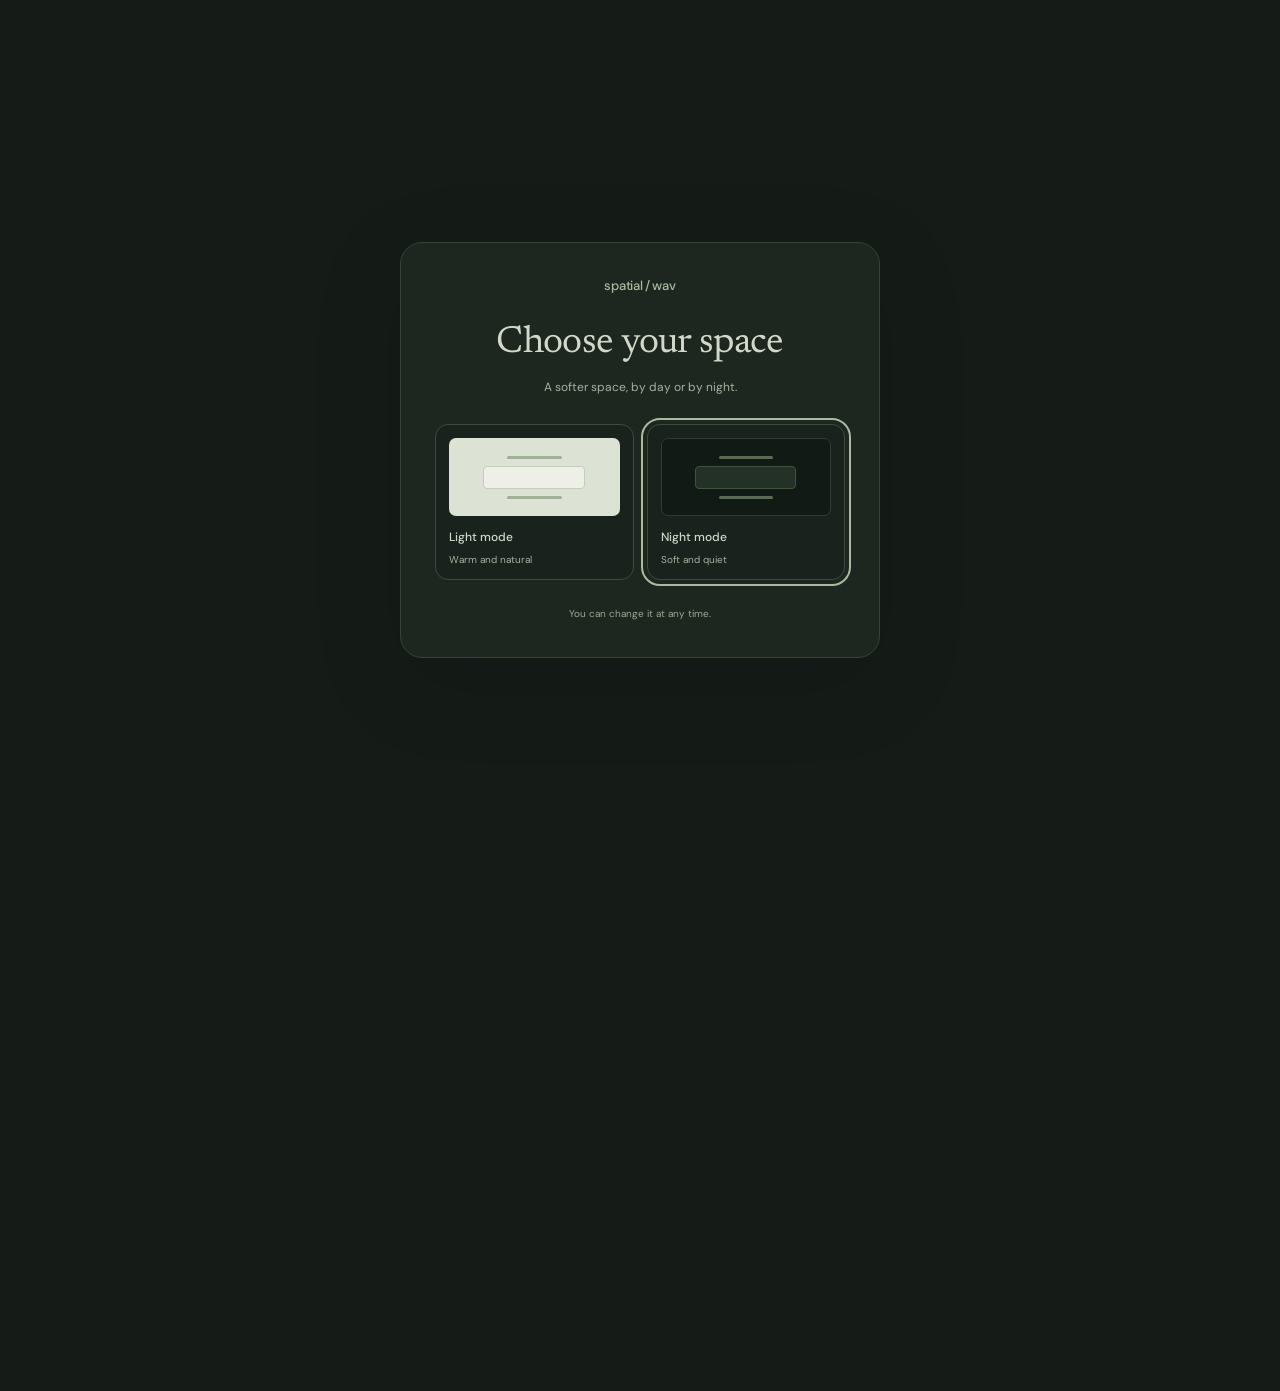
<file: index.html>
<!doctype html>
<html lang="es"><head><meta charset="utf-8"><meta name="viewport" content="width=device-width,initial-scale=1"><meta name="theme-color" content="#f7f8f4"><meta name="description" content="Convierte E-AC-3/JOC a WAV 9.1.6 en tu navegador. Procesamiento local, gratuito y sin subir tu audio."><base href="./"><title>spatial / wav · Un poco más de espacio</title><link rel="icon" href="icon.svg" type="image/svg+xml"><script src="theme.js?v=20261105-night"></script><link rel="stylesheet" href="app.css?v=20261109-comfort"></head>
<body><div id="app">
<header><a class="brand" href="./"><span class="mark" aria-hidden="true"><i></i><i></i><i></i><i></i></span> spatial <span class="brand-divider">/</span> wav</a><div class="header-controls"><span class="local-label"><span class="dot"></span> <span data-es="En tu dispositivo" data-en="On your device">En tu dispositivo</span></span><nav class="language-switch" aria-label="Language"><button type="button" data-language="es" aria-label="Español" onclick="spatialI18n.set('es')">ES</button><button type="button" data-language="en" aria-label="English" onclick="spatialI18n.set('en')">EN</button></nav></div></header>
<main><p class="eyebrow" data-es="UN POCO MÁS DE ESPACIO PARA TU AUDIO" data-en="A LITTLE MORE ROOM FOR YOUR AUDIO">UN POCO MÁS DE ESPACIO PARA TU AUDIO</p><h1><span class="headline-lead" data-es="Sonido que" data-en="Sound that">Sonido que</span><br><span data-es="encuentra su lugar." data-en="finds its place.">encuentra su lugar.</span></h1><p class="intro"><span data-es="De E-AC-3/JOC a WAV 9.1.6, directamente en tu navegador." data-en="From E-AC-3/JOC to 9.1.6 WAV, right in your browser.">De E-AC-3/JOC a WAV 9.1.6, directamente en tu navegador.</span><br><span data-es="Sin instalaciones. Tu archivo se queda contigo." data-en="No installs. Your file stays with you.">Sin instalaciones. Tu archivo se queda contigo.</span></p>
<section class="panel" aria-busy="true"><div class="panel-head"><h2 data-es="Tu archivo" data-en="Your file">Tu archivo</h2><span class="tag" data-es="Preparando el motor local" data-en="Preparing the local engine">Preparando el motor local</span></div><div class="drop"><span class="upload" aria-hidden="true">↥</span><strong data-es="Elige un archivo de audio" data-en="Choose an audio file">Elige un archivo de audio</strong><span data-es="El conversor estará listo en un momento" data-en="The converter will be ready in a moment">El conversor estará listo en un momento</span><small data-es="EC3, EAC3, M4A o MP4 · Hasta 128 MiB" data-en="EC3, EAC3, M4A or MP4 · Up to 128 MiB">EC3, EAC3, M4A o MP4 · Hasta 128 MiB</small></div><p class="boot-note" role="status"><span data-es="Cargando el motor de audio…" data-en="Loading the audio engine…">Cargando el motor de audio…</span><small data-es="La primera visita puede tardar un poco más." data-en="The first visit may take a little longer.">La primera visita puede tardar un poco más.</small></p><button class="action" disabled data-es="Preparando conversor" data-en="Preparing converter">Preparando conversor</button><p class="privacy" data-es="Procesamiento local. Sin subidas ni cuentas." data-en="Local processing. No uploads or accounts.">Procesamiento local. Sin subidas ni cuentas.</p></section></main>
</div><div id="blazor-error-ui" style="display:none"><span data-es="No se pudo cargar el motor. Comprueba tu conexión." data-en="The engine could not load. Check your connection.">No se pudo cargar el motor. Comprueba tu conexión.</span> <a href="" data-es="Recargar página" data-en="Reload page">Recargar página</a></div><script src="language.js?v=20261105-night"></script><script src="cooperate.js?v=20261109-worker"></script><script src="zip.js?v=20261109-comfort"></script><script src="preferences.js?v=20261109-comfort"></script><script src="storage.js?v=20261109-comfort"></script><script src="_framework/blazor.webassembly.js"></script></body></html>
</file>
<file: app.css>
@font-face{font-family:"DM Sans";src:url("fonts/dm-sans-latin-wght-normal.woff2") format("woff2");font-style:normal;font-weight:100 1000;font-display:swap}
@font-face{font-family:"Newsreader";src:url("fonts/newsreader-latin-wght-normal.woff2") format("woff2");font-style:normal;font-weight:200 800;font-display:swap}
@font-face{font-family:"Newsreader";src:url("fonts/newsreader-latin-wght-italic.woff2") format("woff2");font-style:italic;font-weight:200 800;font-display:swap}
:root{color-scheme:light;--page:#f7f8f4;--surface:#fff;--inset:#f8faf6;--hover:#f0f5ec;--line:#e3e8df;--line-strong:#cbd6c8;--ink:#283b34;--muted:#667563;--subtle:#727d6b;--accent:#6b8170;--primary:#47674e;--on-primary:#fff;--primary-hover:#38583f;--disabled:#e6ece1;--disabled-ink:#889784;--selected:#e4ecdc;--selected-ink:#3e5b3f;--focus:#60815d;--error-bg:#f4e8dc;--error-ink:#715842;--shadow:#34463204}
:root[data-theme=dark]{color-scheme:dark;--page:#151c18;--surface:#1d2720;--inset:#19221c;--hover:#253128;--line:#344238;--line-strong:#4a5c4d;--ink:#d1d8c9;--muted:#a5b19f;--subtle:#9aa793;--accent:#a9bb9e;--primary:#9aaf8c;--on-primary:#19231a;--primary-hover:#adc09f;--disabled:#2b372c;--disabled-ink:#99a690;--selected:#334432;--selected-ink:#c9d7bc;--focus:#a9bb9e;--error-bg:#352c24;--error-ink:#d5bd9e;--shadow:#00000016}
:root{font-family:"DM Sans",-apple-system,BlinkMacSystemFont,"Segoe UI",sans-serif;color:var(--ink);background:var(--page);font-synthesis:none;-webkit-font-smoothing:antialiased}
*{box-sizing:border-box}
body{margin:0;min-height:100vh}
header{max-width:1060px;margin:auto;padding:32px 36px;display:flex;justify-content:space-between;align-items:center;gap:16px}
.brand{display:flex;gap:10px;align-items:center;font-size:19px;font-weight:600;letter-spacing:-.7px;color:var(--ink);text-decoration:none}
.brand-divider{font-weight:300;color:var(--subtle);margin:0 1px}
.mark{width:31px;height:31px;display:flex;align-items:center;justify-content:center;gap:3px;margin-right:3px}
.mark i{width:3px;border-radius:3px;background:var(--accent);height:11px}
.mark i:nth-child(2){height:23px}
.mark i:nth-child(3){height:17px}
.mark i:nth-child(4){height:9px}
.local-label{display:flex;gap:8px;align-items:center;font-size:12px;color:var(--muted)}
.dot{width:6px;height:6px;display:inline-block;border-radius:100%;background:var(--accent);flex:none}
main{max-width:682px;padding:0 24px;margin:57px auto 70px}
.eyebrow{text-align:center;font-size:10px;font-weight:600;letter-spacing:2.1px;color:var(--muted);margin:0 0 23px}
h1{font-size:clamp(38px,5.8vw,57px);font-weight:450;text-align:center;line-height:1.12;letter-spacing:-2.6px;margin:0 0 21px}
h1 span{color:var(--accent)}
.intro{text-align:center;color:var(--muted);font-size:14px;line-height:1.85;margin:0 0 38px}
.panel{padding:27px;background:var(--surface);border:1px solid var(--line);border-radius:19px;box-shadow:0 5px 22px var(--shadow)}
.panel-head{display:flex;align-items:center;justify-content:space-between;gap:12px;margin-bottom:21px}
.panel-head h2{font-size:13px;font-weight:600;margin:0;color:var(--ink)}
.tag{display:inline-flex;gap:7px;align-items:center;font-size:10px;font-weight:450;color:var(--muted)}
.tag .dot{width:5px;height:5px}
.drop{border:1px dashed var(--line-strong);border-radius:11px;min-height:213px;background:var(--inset);display:flex;flex-direction:column;align-items:center;justify-content:center;gap:10px;padding:24px;cursor:pointer;text-align:center;transition:border-color .15s,background .15s}
.drop:hover{background:var(--hover);border-color:var(--line-strong)}
.upload{width:43px;height:43px;border:1px solid var(--line);border-radius:13px;display:grid;place-items:center;color:var(--accent);background:var(--hover);margin-bottom:4px}
.upload svg{width:21px;height:21px}
.drop strong{font-size:14px;font-weight:500;color:var(--ink);overflow-wrap:anywhere;max-width:100%}
.drop>span:not(.upload){font-size:12px;color:var(--muted);text-decoration:underline;text-decoration-color:var(--line-strong);text-underline-offset:4px}
.drop small{font-size:10px;color:var(--subtle);margin-top:5px}
input[type=file]{position:absolute;width:1px;height:1px;overflow:hidden;clip-path:inset(50%);white-space:nowrap}
.panel:has(input:focus-visible) .drop{outline:2px solid var(--focus);outline-offset:4px}
.panel:has(input:disabled) .drop{cursor:wait;background:var(--inset)}
.settings{display:grid;grid-template-columns:1fr 1.12fr;gap:22px;margin:24px 0}
.settings>div+div{padding-left:24px;border-left:1px solid var(--line)}
.settings small{display:block;font-size:10px;color:var(--subtle);margin-bottom:7px}
.settings strong{font-weight:500;font-size:12px;color:var(--ink)}
.settings strong span{font-weight:400;color:var(--muted)}
button{font:inherit;cursor:pointer}
.action{width:100%;background:var(--primary);color:var(--on-primary);border:1px solid transparent;border-radius:9px;padding:14px 18px;font-size:12px;letter-spacing:.1px;font-weight:500;transition:background .15s}
.action:hover:not(:disabled){background:var(--primary-hover)}
.action:disabled{color:var(--disabled-ink);background:var(--disabled);cursor:not-allowed}
.secondary{background:transparent;border:1px solid var(--line);color:var(--accent);padding:10px 14px;font-size:11px;border-radius:8px;margin:12px 8px 0 0}
.secondary:hover{background:var(--hover)}
.message{font-size:12px;line-height:1.7;color:var(--muted);margin:15px 0;overflow-wrap:anywhere}
.message:empty{display:none}
.privacy{display:flex;align-items:center;justify-content:center;gap:7px;font-size:10px;letter-spacing:.05px;color:var(--subtle);margin:18px 0 0}
.version-note{text-align:center;font-size:10px;line-height:1.8;color:var(--subtle);margin:21px 0 29px}
.version-note span{color:var(--subtle)}
.notes{border-top:1px solid var(--line)}
.notes details{border-bottom:1px solid var(--line);padding:0 3px}
.notes summary{font-size:11px;color:var(--muted);list-style:none;cursor:pointer;padding:17px 0;display:flex;justify-content:space-between;align-items:center;gap:14px}
.notes summary::-webkit-details-marker{display:none}
.notes summary:after{content:'+';font-size:16px;line-height:1;color:var(--subtle);font-weight:300}
.notes details[open] summary:after{content:'−'}
.notes details p{font-size:12px;color:var(--muted);line-height:1.8;margin:0 14px 16px 0}
.notes a{color:var(--accent);text-underline-offset:3px}
footer{max-width:988px;margin:auto;padding:0 0 28px;display:flex;justify-content:space-between;gap:15px;font-size:10px;line-height:1.6;color:var(--subtle)}
progress{width:100%;height:4px;margin-top:20px;accent-color:var(--accent);border:0;border-radius:4px;background:var(--hover)}
progress::-webkit-progress-bar{background:var(--hover);border-radius:4px}
progress::-webkit-progress-value{background:var(--accent);border-radius:4px}
a:focus-visible,button:focus-visible,summary:focus-visible{outline:2px solid var(--focus);outline-offset:4px}
.downloads .action{margin-top:4px}
#blazor-error-ui{padding:16px;background:var(--error-bg);color:var(--error-ink);font-size:13px}
.boot-note{text-align:center;font-size:11px;color:var(--muted);padding:20px 0;margin:0;line-height:1.7}
.boot-note small{display:block;color:var(--subtle);font-size:10px}
.panel[aria-busy=true] .drop{cursor:default}
.panel[aria-busy=true] .drop>span:not(.upload){text-decoration:none}
@media(min-width:1500px){main{margin-top:80px}
}
@media(max-width:720px){header{padding:25px 24px}
main{margin-top:38px}
footer{padding:0 24px 25px}
}
@media(max-width:440px){header{padding:22px}
.brand{font-size:17px}
.local-label{font-size:10px}
main{padding:0 18px;margin:34px auto 45px}
h1{letter-spacing:-1.8px;font-size:39px}
.eyebrow{font-size:8px;letter-spacing:1.8px;margin-bottom:20px}
.intro{font-size:12px;margin-bottom:29px}
.panel{padding:20px 18px;border-radius:15px}
.panel-head{gap:8px}
.tag{font-size:9px}
.drop{min-height:205px;padding:20px 14px}
.settings{gap:13px;margin:21px 0}
.settings>div+div{padding-left:15px}
.settings strong{font-size:11px}
.settings strong span{display:block;margin-top:4px}
.settings small{font-size:9px}
.privacy{font-size:9px;gap:5px}
footer{flex-direction:column;text-align:center;align-items:center;gap:6px}
.version-note{font-size:9px}
.notes summary{font-size:11px}
}
@media(prefers-reduced-motion:reduce){*{transition:none!important}
}

.header-controls{display:flex;align-items:center;gap:22px}.language-switch{display:flex;padding:3px;border:1px solid var(--line);border-radius:8px;gap:2px}.language-switch button{border:0;background:transparent;color:var(--muted);font-size:10px;line-height:1;padding:7px 9px;border-radius:5px;font-weight:500}.language-switch button[aria-pressed=true]{background:var(--selected);color:var(--selected-ink)}.language-switch button:hover{background:var(--hover)}.headline-lead{color:var(--ink)}@media(max-width:600px){.header-controls{gap:0}.header-controls .local-label{display:none}.brand{gap:7px}}

h1{font-family:"Newsreader",Georgia,serif;font-weight:400;font-size:clamp(44px,6vw,66px);line-height:1.08;letter-spacing:-1.8px;font-optical-sizing:auto}
h1 span:not(.headline-lead){font-style:italic}h1 .headline-lead{font-style:normal}
.intro{font-size:14px;line-height:1.95}.brand{font-weight:550;letter-spacing:-.6px}.settings strong{font-weight:500}
.theme-toggle{position:fixed;z-index:10;right:24px;bottom:24px;display:inline-flex;align-items:center;gap:9px;border:1px solid var(--line-strong);border-radius:30px;padding:11px 16px;background:var(--surface);color:var(--ink);font-size:11px;font-weight:500;box-shadow:0 3px 14px var(--shadow)}
.theme-toggle:hover{background:var(--hover)}.theme-toggle svg{width:16px;height:16px}.theme-toggle .sun{display:none}[data-theme=dark] .theme-toggle .moon{display:none}[data-theme=dark] .theme-toggle .sun{display:block}
footer{padding-bottom:90px}
@media(max-width:440px){h1{font-size:43px;letter-spacing:-1.2px}.intro{font-size:12px}.theme-toggle{right:18px;bottom:calc(16px + env(safe-area-inset-bottom));padding:10px 14px}}
:root{--download:#806b45;--download-hover:#6c5838;--download-ink:#fff9ee;--result:#f4f3eb}
:root[data-theme=dark]{--download:#b8a078;--download-hover:#cab48f;--download-ink:#241f17;--result:#252b22}
.new-conversion{display:inline-flex;align-items:center;gap:5px;background:transparent;border:1px solid var(--line-strong);border-radius:7px;color:var(--muted);padding:7px 10px;font-size:11px;white-space:nowrap}.new-conversion:hover{background:var(--hover);color:var(--ink)}
.result-card{background:var(--result);border:1px solid var(--line);border-radius:12px;padding:28px 18px;text-align:center}.result-icon{display:inline-grid;place-items:center;width:38px;height:38px;border-radius:50%;background:var(--selected);color:var(--selected-ink);font-size:18px}.result-name{font-size:14px;font-weight:500;color:var(--ink);overflow-wrap:anywhere;margin:16px 0 8px}.result-format{font-size:11px;color:var(--muted);margin:0;line-height:1.8}
.downloads .download-action{display:flex;align-items:center;justify-content:center;gap:10px;background:var(--download);color:var(--download-ink);margin-top:18px}.downloads .download-action:hover{background:var(--download-hover)}.download-action svg{width:18px;height:18px}.downloads .secondary{width:100%;margin-right:0}
.result-icon{width:24px;height:24px;font-size:13px}.result-card{padding:24px 18px}.channel-map{margin-top:16px;text-align:center}.channel-map summary{font-size:11px;color:var(--muted);cursor:pointer;list-style:none}.channel-map summary::-webkit-details-marker{display:none}.channel-map summary:after{content:' ＋';font-size:12px}.channel-map[open] summary:after{content:' −'}.spinner{display:inline-block;width:15px;height:15px;border:1.5px solid currentColor;border-right-color:transparent;border-radius:50%;animation:spatial-spin .9s linear infinite;flex:none;vertical-align:middle}.message .spinner{margin-right:8px}.download-action:disabled{opacity:.8;cursor:wait}.new-conversion:disabled{opacity:.6;cursor:wait}@keyframes spatial-spin{to{transform:rotate(360deg)}}@media(prefers-reduced-motion:reduce){.spinner{animation:none;border-style:dotted}}
.panel:has(.download-action[aria-busy=true]) .message .spinner{display:none}
.theme-toggle{position:absolute;top:33px;bottom:auto;right:calc(max(24px, (100vw - 1060px)/2) + 245px)}
@media(max-width:800px){.header-controls .local-label{display:none}.theme-toggle{right:110px;top:25px}}
@media(max-width:440px){.theme-toggle{top:23px;right:100px;bottom:auto;padding:8px}.theme-toggle span{display:none}}
html[data-theme-pending]{overflow:hidden}html[data-theme-pending] #app{visibility:hidden}html[data-theme-pending] .theme-toggle{display:none}
.theme-choice{box-sizing:border-box;width:min(480px,calc(100vw - 36px));max-height:calc(100dvh - 40px);overflow:auto;background:#1d2720;border:1px solid #344238;border-radius:22px;color:#d1d8c9;padding:34px;box-shadow:0 24px 90px #0002;text-align:center}
.theme-choice::backdrop{background:#151c18}.choice-brand{font:500 13px "DM Sans",sans-serif;color:#a9bb9e;letter-spacing:-.3px;margin:0 0 29px}.theme-choice h2{font:400 38px/1.1 "Newsreader",Georgia,serif;letter-spacing:-.7px;margin:0 0 12px}.choice-intro{font-size:12px;line-height:1.8;color:#a5b19f;margin:0 0 26px}.theme-options{display:grid;grid-template-columns:1fr 1fr;gap:13px}.theme-option{display:flex;flex-direction:column;align-items:stretch;gap:8px;padding:13px;background:#19221c;border:1px solid #3d4b3e;border-radius:13px;color:#d1d8c9;text-align:left}.theme-option:hover{background:#253128;border-color:#73886b}.theme-option:focus-visible{outline:2px solid #a9bb9e;outline-offset:4px}.theme-option strong{font-size:12px;font-weight:500;margin-top:5px}.theme-option small{font-size:10px;color:#a5b19f}.theme-preview{height:78px;border-radius:7px;display:flex;flex-direction:column;justify-content:center;align-items:center;gap:7px}.preview-day{background:#dce2d4}.preview-night{background:#111a14;border:1px solid #303e31}.theme-preview i{display:block;width:32%;height:3px;background:#829779;border-radius:3px;opacity:.65}.theme-preview b{display:block;width:60%;height:23px;background:#eef0e7;border:1px solid #c4cebd;border-radius:4px}.preview-night b{background:#243126;border-color:#40533d}.choice-note{font-size:10px;line-height:1.8;color:#9aa793;margin:25px 0 0}@media(max-width:380px){.theme-choice{padding:25px 20px}.theme-choice h2{font-size:34px}.theme-options{gap:10px}.theme-option{padding:10px}.theme-option small{font-size:9px}}

/* Export controls share the page palette in both themes. */
.export-options{border:1px solid var(--line);border-radius:10px;margin:0 0 20px;background:var(--inset);transition:border-color .25s ease,background .25s ease}
.export-options:hover,.export-options:focus-within{border-color:var(--line-strong)}
.export-options summary{display:flex;align-items:center;justify-content:space-between;gap:12px;padding:14px;list-style:none;cursor:pointer;font-size:11px;color:var(--ink)}
.export-options summary::-webkit-details-marker{display:none}.export-summary{color:var(--muted);font-size:10px;display:flex;gap:9px;align-items:center}.settings-chevron{display:inline-block;transition:transform .25s ease}.export-options[open] .settings-chevron{transform:rotate(180deg)}
.export-body{padding:2px 14px 14px}.export-options[open] .export-body{animation:export-reveal .24s ease-out}.export-fields{display:grid;grid-template-columns:1fr 1fr;gap:16px}.export-fields label{font-size:10px;line-height:1.5;color:var(--muted);min-width:0}.export-fields select{display:block;width:100%;min-width:0;margin-top:7px;font:500 12px "DM Sans",sans-serif;color:var(--ink);background:var(--surface);border:1px solid var(--line-strong);border-radius:7px;padding:10px 8px;cursor:pointer;transition:border-color .2s ease,box-shadow .2s ease,background .2s ease}.export-fields select:hover{background:var(--hover)}.export-fields select:focus-visible{outline:2px solid var(--focus);outline-offset:3px}.export-fields select:disabled{opacity:.65;cursor:wait}.export-help{font-size:10px;line-height:1.8;color:var(--subtle);margin:12px 0 0}.export-summary{font-variant-numeric:tabular-nums}
@keyframes export-reveal{from{opacity:0;transform:translateY(-4px)}to{opacity:1;transform:translateY(0)}}
@media(max-width:380px){.export-options summary{align-items:flex-start;flex-direction:column;gap:5px}.export-summary{width:100%;justify-content:space-between}.export-fields{gap:10px}.export-fields select{font-size:11px}}
@media(prefers-reduced-motion:reduce){.export-options[open] .export-body{animation:none}}

/* Sequential queue and native file drops. */
.drop{transition:background .22s ease,border-color .22s ease,box-shadow .22s ease,transform .22s ease}.drop[data-dragging=true]{background:var(--selected);border-color:var(--accent);border-style:solid;box-shadow:inset 0 0 0 1px var(--accent);transform:translateY(-2px)}
.queue-tools{display:flex;flex-wrap:wrap;gap:7px;justify-content:flex-end}.queue-heading{display:flex;justify-content:space-between;gap:10px;font-size:10px;color:var(--muted);margin:22px 0 10px}.queue-heading span:last-child{color:var(--subtle)}.file-queue{padding:0;margin:0 0 22px;list-style:none;display:grid;gap:10px}.file-queue>li{border:1px solid var(--line);border-radius:10px;background:var(--inset);padding:14px;min-width:0;animation:export-reveal .24s ease-out}.queue-row{display:flex;align-items:center;gap:10px;min-width:0}.queue-file{flex:1;min-width:0}.queue-file strong{display:block;font-size:12px;font-weight:500;overflow-wrap:anywhere;line-height:1.5}.queue-file small{display:block;font-size:10px;color:var(--muted);margin-top:4px;line-height:1.5}.queue-symbol{display:grid;place-items:center;flex:none;width:22px;height:22px;color:var(--accent);font-size:14px}.file-queue li[data-state=ready] .queue-symbol{border-radius:50%;background:var(--selected);color:var(--selected-ink)}.remove-file{flex:none;width:28px;height:28px;display:grid;place-items:center;font:400 18px "DM Sans",sans-serif;border:0;border-radius:6px;background:transparent;color:var(--muted)}.remove-file:hover:not(:disabled){background:var(--hover);color:var(--ink)}.remove-file:disabled{opacity:.4;cursor:not-allowed}.queue-error{font-size:11px;line-height:1.7;margin:10px 0 0;color:var(--error-ink)}.file-queue li[data-state=failed]{border-color:var(--line-strong)}.compact-result{padding:12px 0 0 32px}.compact-result .result-format{font-size:10px}.compact-result .downloads{display:flex;gap:12px;align-items:center;flex-wrap:wrap}.compact-result .download-action{width:auto;padding:9px 13px;font-size:11px;margin-top:10px}.compact-result .channel-map{margin-top:10px;text-align:left}.compact-result .channel-map .secondary{margin-top:8px}.compact-result .download-action svg{width:15px;height:15px}.compact-result .channel-map[open]{flex-basis:100%}
@media(max-width:500px){.panel-head:has(.queue-tools){align-items:flex-start;flex-direction:column;gap:12px}.queue-tools{justify-content:flex-start}.compact-result{padding-left:0}.queue-file strong{font-size:11px}.file-queue>li{padding:12px}.queue-tools .new-conversion{font-size:10px;padding:7px 9px}}
@media(prefers-reduced-motion:reduce){.file-queue>li{animation:none}.drop[data-dragging=true]{transform:none}}

.panel[data-dragging=true]{border-color:var(--accent);box-shadow:0 0 0 2px var(--selected)}

.queue-disclosure{margin-top:22px}.queue-disclosure>.queue-heading{list-style:none;cursor:pointer;margin:0 0 11px;padding:13px 14px;border:1px solid var(--line);border-radius:9px;background:var(--inset);color:var(--ink);transition:background .22s ease,border-color .22s ease}.queue-disclosure>.queue-heading::-webkit-details-marker{display:none}.queue-disclosure>.queue-heading:hover{background:var(--hover);border-color:var(--line-strong)}.queue-disclosure>.queue-heading>span:last-child{display:flex;align-items:center;gap:12px}.queue-chevron{display:inline-block;font-size:14px;transition:transform .22s ease}.queue-disclosure[open]>.queue-heading .queue-chevron{transform:rotate(180deg)}.queue-disclosure[open]>.file-queue{animation:export-reveal .24s ease-out}
.batch-downloadbar{padding-top:18px;margin-top:18px;border-top:1px solid var(--line);text-align:center}.download-all{display:flex;align-items:center;justify-content:center;gap:9px;background:var(--download);color:var(--download-ink);transition:background .22s ease,transform .22s ease}.download-all:hover:not(:disabled){background:var(--download-hover);transform:translateY(-1px)}.download-all svg{height:18px;width:18px}.download-all:disabled{opacity:.65}.batch-downloadbar>small{display:block;font-size:10px;color:var(--subtle);line-height:1.7;margin-top:10px}.batch-downloadbar progress{margin-top:16px}.cancel-archive{margin:10px 0 0}.panel:has(.download-all[aria-busy=true])>.message .spinner{display:none}
@media(prefers-reduced-motion:reduce){.queue-disclosure[open]>.file-queue{animation:none}.download-all:hover:not(:disabled){transform:none}}

.download-all:disabled{background:var(--download);color:var(--download-ink);cursor:wait}

/* Small comforts: restrained blush accents, soft pills, and native controls. */
:root{--petal:#f5e9e9;--petal-ink:#86646d}:root[data-theme=dark]{--petal:#342b2e;--petal-ink:#c7a5ad}
.output-size{margin:11px 0 0;text-align:center}.size-pill{display:inline-flex;align-items:center;gap:6px;border-radius:20px;padding:4px 9px;background:var(--petal);color:var(--petal-ink);font-size:10px;line-height:1.5;font-variant-numeric:tabular-nums}.compact-result .output-size{text-align:left;margin-top:7px}.compact-result .size-pill{font-size:9px;padding:3px 8px}.archive-size{font-variant-numeric:tabular-nums;white-space:nowrap}.retry-file{display:inline-flex;align-items:center;gap:6px;margin:10px 0 0 32px;border:1px solid var(--line-strong);border-radius:20px;padding:6px 11px;background:var(--surface);color:var(--ink);font-size:10px;transition:background .2s ease,transform .2s ease}.retry-file:hover:not(:disabled){background:var(--hover);transform:translateY(-1px)}.retry-file:disabled{opacity:.5;cursor:wait}
.personal-preferences{margin-top:22px;border-top:1px solid var(--line)}.personal-preferences>summary{display:flex;align-items:center;justify-content:space-between;gap:12px;padding:15px 0 2px;list-style:none;cursor:pointer;font-size:11px;color:var(--muted)}.personal-preferences>summary::-webkit-details-marker{display:none}.soft-sparkle{color:var(--petal-ink);font-size:17px;vertical-align:-1px;margin-right:4px}.preference-summary{font-size:10px;color:var(--subtle);display:flex;gap:9px;align-items:center}.personal-preferences[open] .settings-chevron{transform:rotate(180deg)}.personal-body{padding-top:17px}.personal-preferences[open] .personal-body{animation:export-reveal .22s ease-out}.notice-row{display:flex;align-items:center;justify-content:space-between;gap:16px}.notice-row strong{font-size:11px;font-weight:500;color:var(--ink)}.notice-row p{font-size:10px;color:var(--muted);line-height:1.7;margin:5px 0 0}.notice-switch{position:relative;flex:none;width:39px;height:23px;border:1px solid var(--line-strong);border-radius:20px;background:var(--inset);padding:3px;transition:background .22s ease,border-color .22s ease}.switch-knob{display:block;width:15px;height:15px;background:var(--muted);border-radius:50%;transition:transform .22s ease,background .22s ease}.notice-switch[aria-checked=true]{background:var(--petal);border-color:var(--petal-ink)}.notice-switch[aria-checked=true] .switch-knob{background:var(--petal-ink);transform:translateX(15px)}.notice-switch:disabled{opacity:.5;cursor:not-allowed}.preference-help,.remember-note{font-size:10px;color:var(--subtle);line-height:1.8;margin:12px 0 0}.remember-note{border-top:1px solid var(--line);padding-top:12px}.remember-note>span{color:var(--petal-ink);margin-right:3px}
@media(max-width:500px){.retry-file{margin-left:0}.size-pill{font-size:9px}.personal-preferences>summary{font-size:10px}}
@media(prefers-reduced-motion:reduce){.personal-preferences[open] .personal-body{animation:none}.retry-file:hover:not(:disabled){transform:none}}
</file>
